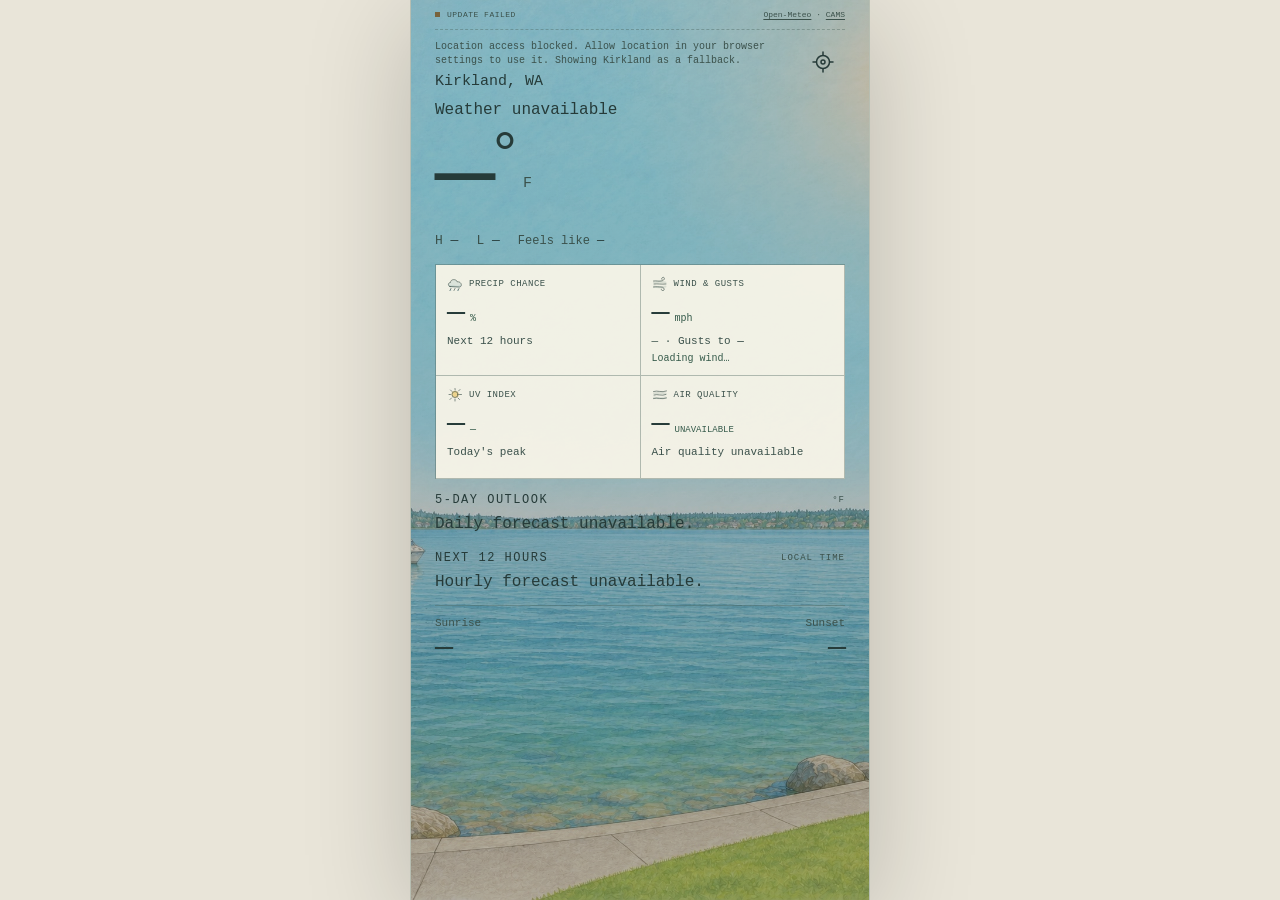
<file: index.html>
<!doctype html>
<html lang="en">
<head>
  <meta charset="utf-8">
  <meta name="viewport" content="width=device-width, initial-scale=1, viewport-fit=cover">
  <meta name="theme-color" content="#e9e5d9">
  <meta name="color-scheme" content="light dark">
  <meta name="mobile-web-app-capable" content="yes">
  <meta name="apple-mobile-web-app-capable" content="yes">
  <meta name="apple-mobile-web-app-status-bar-style" content="black-translucent">
  <meta name="apple-mobile-web-app-title" content="Weather">
  <meta name="description" content="A quiet, personal weather dashboard. Local forecasts powered by Open-Meteo.">
  <title>Local Weather</title>
  <link rel="icon" href="./icon.svg" type="image/svg+xml">
  <link rel="manifest" href="./manifest.webmanifest">
  <link rel="apple-touch-icon" href="./icons/apple-touch-180.png">
  <script type="module" src="./pwa.mjs"></script>
  <link rel="stylesheet" href="./styles.css">
  <link rel="stylesheet" href="./artwork.css">
  <script type="module" src="./app.js"></script>
</head>
<body>
  <a class="skip-link" href="#forecast">Skip to forecast</a>
  <main class="weather-app" data-weather="cloudy">
    <section class="current" aria-labelledby="current-title">
      <div class="landscape" id="landscape" role="img" aria-label="Watercolor interpretation of Moss Bay from Marina Park in Kirkland">
        <div class="solar-canvases" aria-hidden="true">
          <img class="solar-night" src="./assets/landscape/pnw-night.jpg" alt="" decoding="async">
          <img class="solar-day" src="./assets/landscape/pnw-day.jpg" alt="" decoding="async">
          <div class="solar-warmth"></div><div class="solar-glow"></div>
        </div>
      </div>
      <div class="weather-layer" id="weather-layer" aria-hidden="true"></div>
    <div class="status-bar"><span class="status-dot"></span><span id="data-status">LOADING WEATHER</span><span class="credits"><a href="https://open-meteo.com/" aria-label="Weather data by Open-Meteo">Open-Meteo</a> · <a href="https://atmosphere.copernicus.eu/" aria-label="Air quality data by CAMS via Open-Meteo">CAMS</a></span></div>
      <header class="location-header">
        <div class="location-copy" role="status" aria-live="polite">
          <p class="location-detail" id="location-detail">Finding your location…</p>
          <p class="location-name" id="location-name">Your location</p>
        </div>
        <button type="button" class="location-button" id="use-location" aria-label="Use my current location" title="Use my current location"><svg viewBox="0 0 24 24" fill="none" stroke="currentColor" stroke-width="1.5" stroke-linecap="round" aria-hidden="true"><circle cx="12" cy="12" r="6.5"/><circle cx="12" cy="12" r="2"/><path d="M12 2v3m0 14v3M2 12h3m14 0h3"/></svg></button>
      </header>
      <div class="current-copy">
        <h1 class="condition" id="current-title">Loading weather…</h1>
        <div class="temperature"><span id="current-temp">—</span><span class="degree">°</span><span class="unit">F</span></div>
        <div class="high-low"><span>H <strong id="high">—°</strong></span><span>L <strong id="low">—°</strong></span><span class="feels">Feels like <strong id="feels">—°</strong></span></div>
      </div>
    <section class="section details-section" aria-label="Weather details">
      <div class="metrics">
        <article class="metric" id="rain-card"><div class="metric-label"><span data-icon="rain"></span><h3>PRECIP CHANCE</h3></div><p class="metric-value"><span id="rain-value">—</span><small>%</small></p><p class="metric-note" id="rain-note">Next 12 hours</p><div class="meter rain-meter"><span id="rain-meter"></span></div></article>
        <article class="metric"><div class="metric-label"><span data-icon="wind"></span><h3>WIND & GUSTS</h3></div><p class="metric-value"><span id="wind-value">—</span><small>mph</small></p><p class="metric-note"><span id="wind-direction">—</span> · Gusts to <strong id="gust-value">— mph</strong></p><div class="wind-status" id="wind-status">Loading wind…</div></article>
        <article class="metric"><div class="metric-label"><span data-icon="sun"></span><h3>UV INDEX</h3></div><p class="metric-value"><span id="uv-value">—</span><small id="uv-label">—</small></p><p class="metric-note">Today's peak</p><div class="segmented-meter uv-meter" aria-hidden="true"><i></i><i></i><i></i><i></i><i></i></div></article>
        <article class="metric"><div class="metric-label"><span data-icon="air"></span><h3>AIR QUALITY</h3></div><p class="metric-value aqi-value"><span id="aqi-value">—</span><small id="aqi-label">—</small></p><p class="metric-note" id="aqi-note">US AQI model</p><div class="segmented-meter aqi-meter" aria-hidden="true"><i></i><i></i><i></i><i></i><i></i></div></article>
      </div>
    </section>
    <section class="section daily-section" aria-labelledby="daily-title">
      <div class="section-heading"><h2 id="daily-title">5-DAY OUTLOOK</h2><span>°F</span></div>
      <div class="daily-scroll" tabindex="0" role="region" aria-label="Five-day forecast; scroll horizontally for more days"><div class="daily-track" id="daily"></div></div>
    </section>
    <section class="section hourly-section" id="forecast" aria-labelledby="hourly-title">
      <div class="section-heading"><h2 id="hourly-title">NEXT 12 HOURS</h2><span>LOCAL TIME</span></div>
      <div class="hourly-scroll" tabindex="0" role="region" aria-label="12-hour forecast; scroll horizontally for more hours"><div class="hourly-track" id="hourly"></div></div>
    </section>
    <dl class="sun-summary" aria-label="Sunrise and sunset times">
      <div><dt>Sunrise</dt><dd id="sunrise">—</dd></div>
      <div><dt>Sunset</dt><dd id="sunset">—</dd></div>
    </dl>
    </section>
    <p id="load-message" class="sr-only" role="status" aria-live="polite">Finding your location…</p>
  </main>
</body>
</html>
</file>
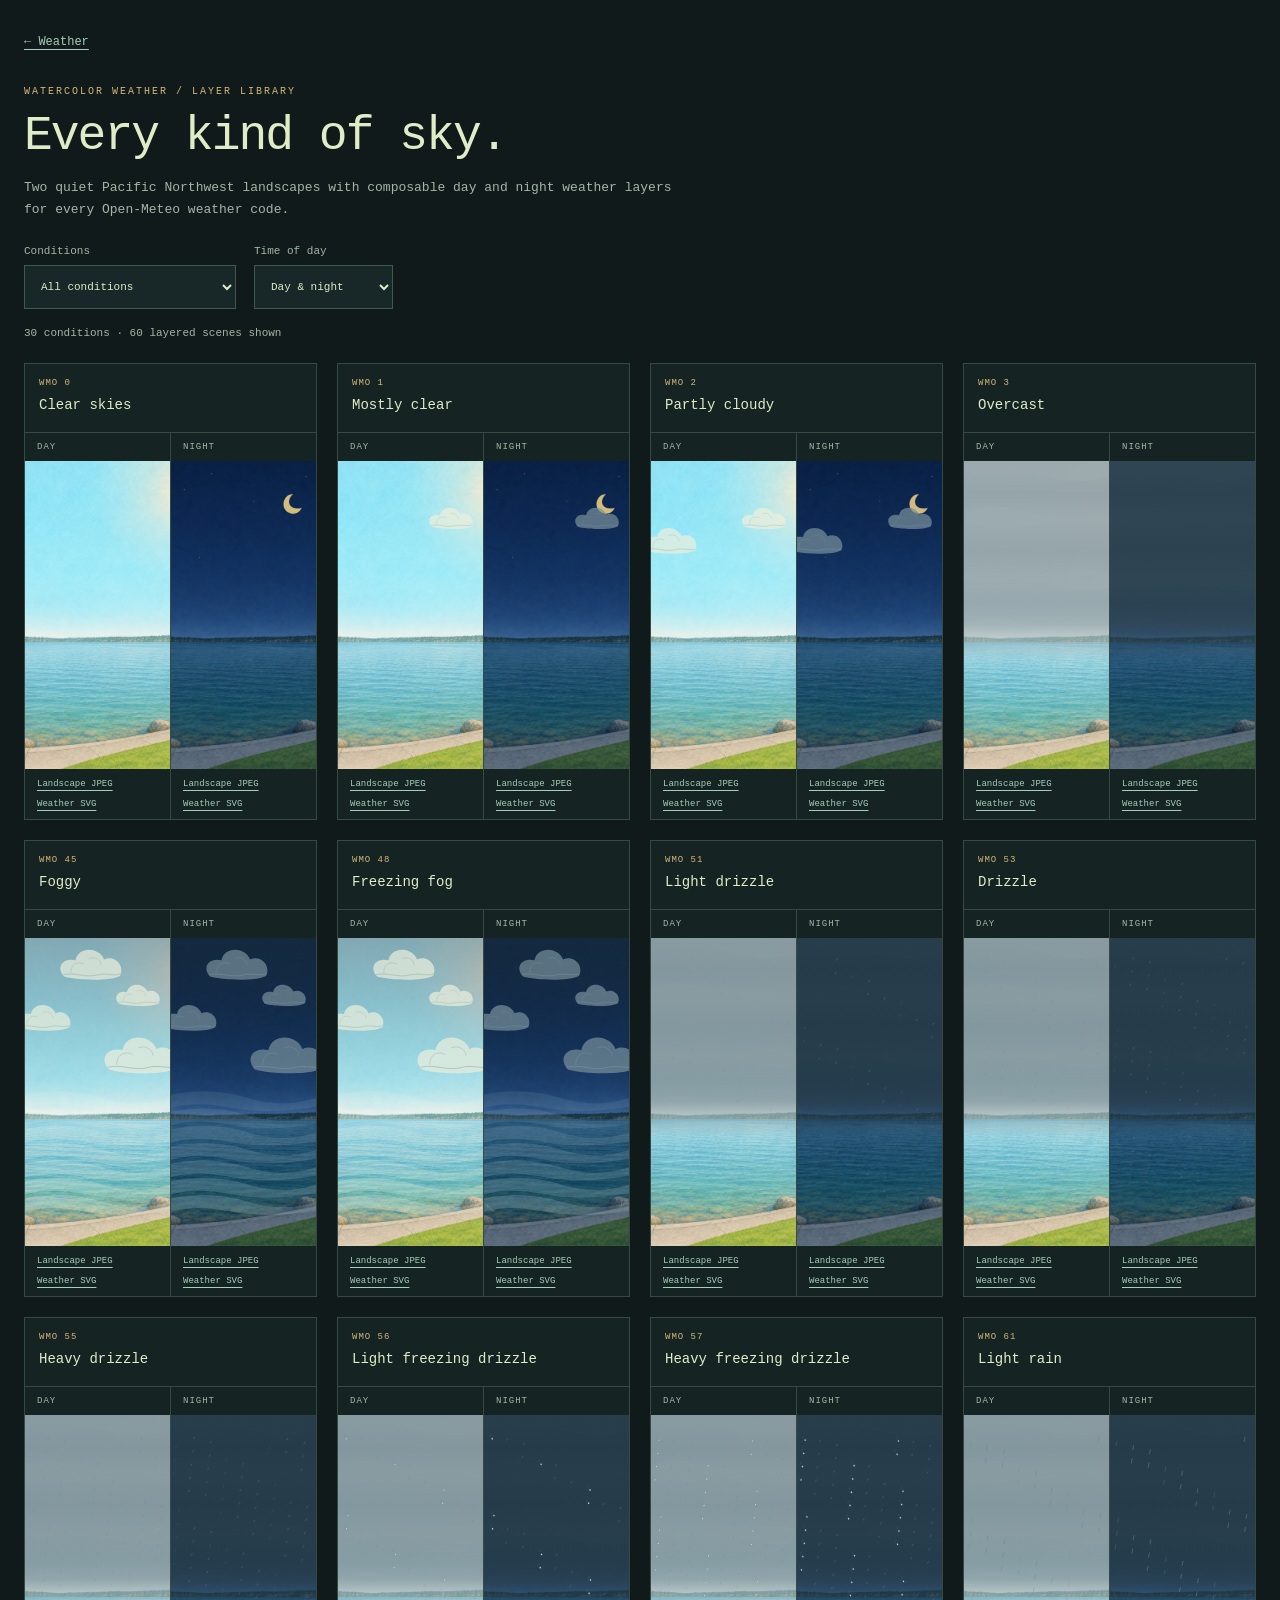
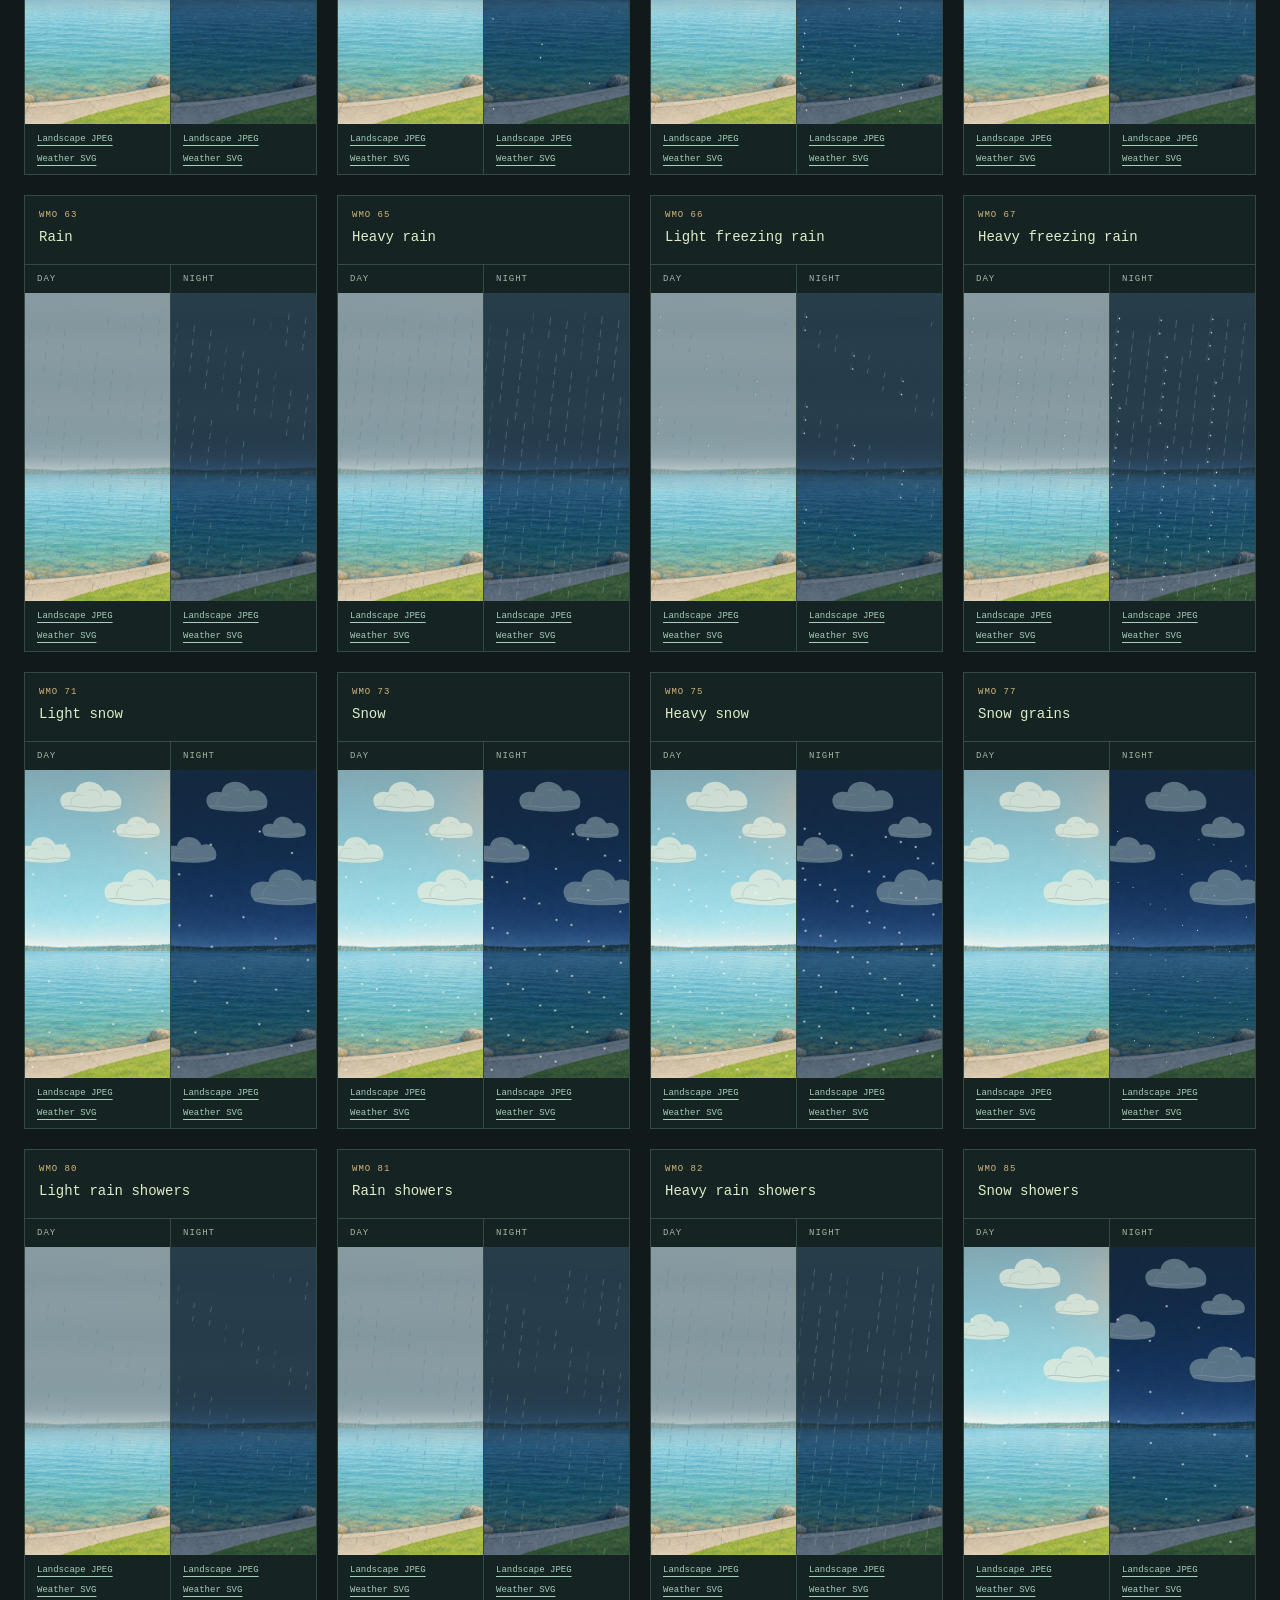
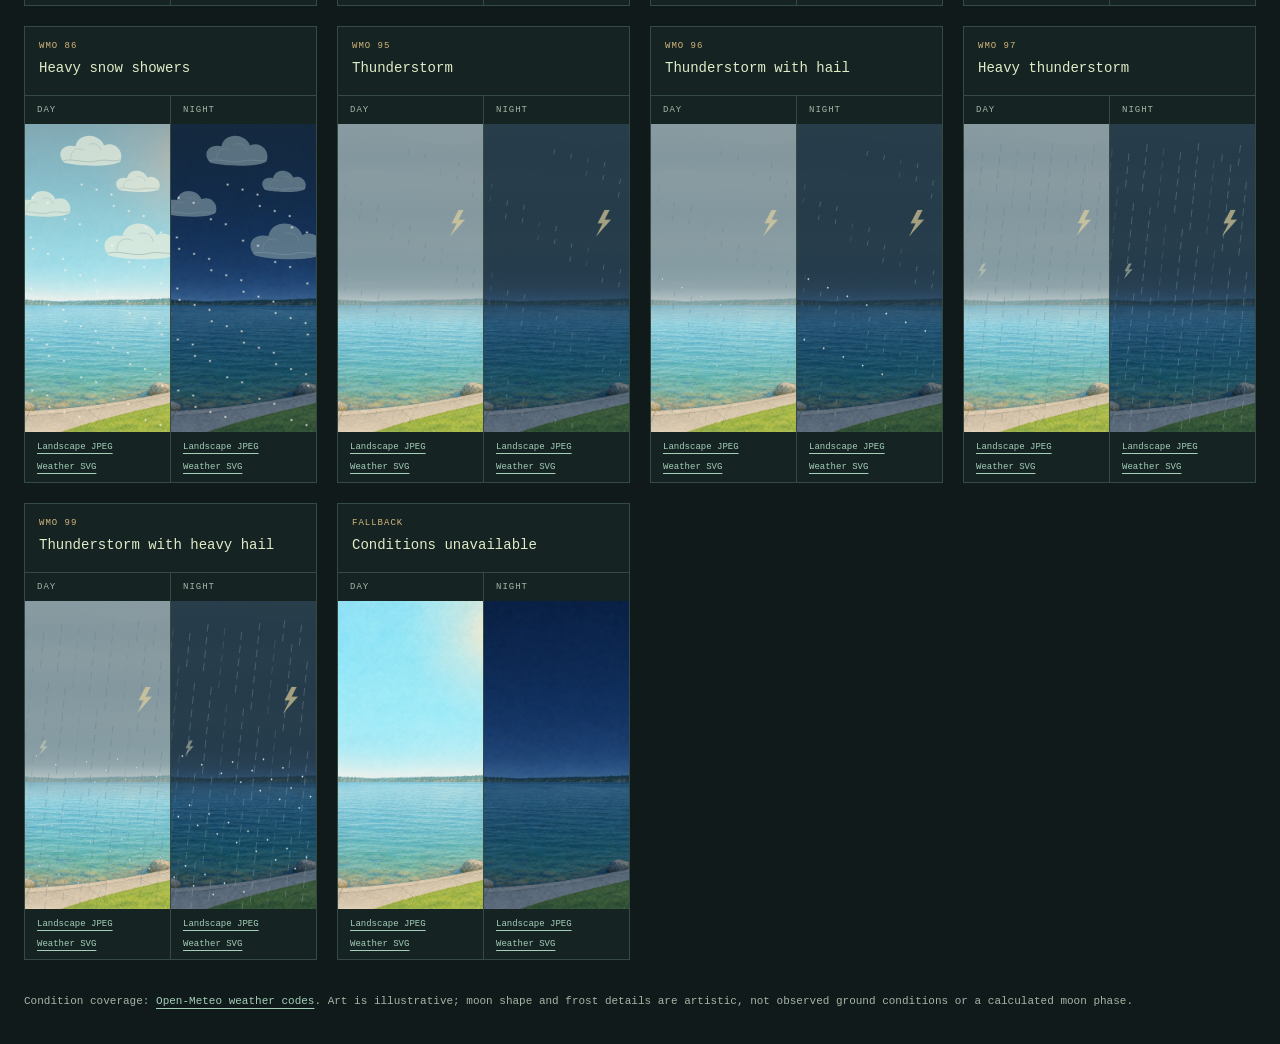
<file: backgrounds.html>
<!doctype html>
<html lang="en">
<head>
  <meta charset="utf-8">
  <meta name="viewport" content="width=device-width,initial-scale=1">
  <meta name="color-scheme" content="dark">
  <title>Weather background library</title>
  <link rel="icon" href="./icon.svg" type="image/svg+xml">
  <link rel="stylesheet" href="./gallery.css">
  <script type="module" src="./gallery.mjs"></script>
</head>
<body>
  <header>
    <a href="./">← Weather</a>
    <p class="eyebrow">WATERCOLOR WEATHER / LAYER LIBRARY</p>
    <h1>Every kind of sky.</h1>
    <p class="intro">Two quiet Pacific Northwest landscapes with composable day and night weather layers for every Open-Meteo weather code.</p>
    <div class="filters">
      <label>Conditions<select id="family"><option value="all">All conditions</option><option value="sky">Clear & cloudy</option><option value="fog">Fog</option><option value="rain">Rain & drizzle</option><option value="ice">Freezing precipitation</option><option value="snow">Snow</option><option value="storm">Thunderstorms & hail</option><option value="unknown">Unknown / fallback</option></select></label>
      <label>Time of day<select id="period"><option value="both">Day & night</option><option value="day">Day</option><option value="night">Night</option></select></label>
    </div>
    <p id="count" role="status" aria-live="polite"></p>
  </header>
  <main id="gallery" aria-label="Weather background asset gallery"></main>
  <footer>Condition coverage: <a href="https://open-meteo.com/en/docs#weathervariables">Open-Meteo weather codes</a>. Art is illustrative; moon shape and frost details are artistic, not observed ground conditions or a calculated moon phase.</footer>
</body>
</html>
</file>
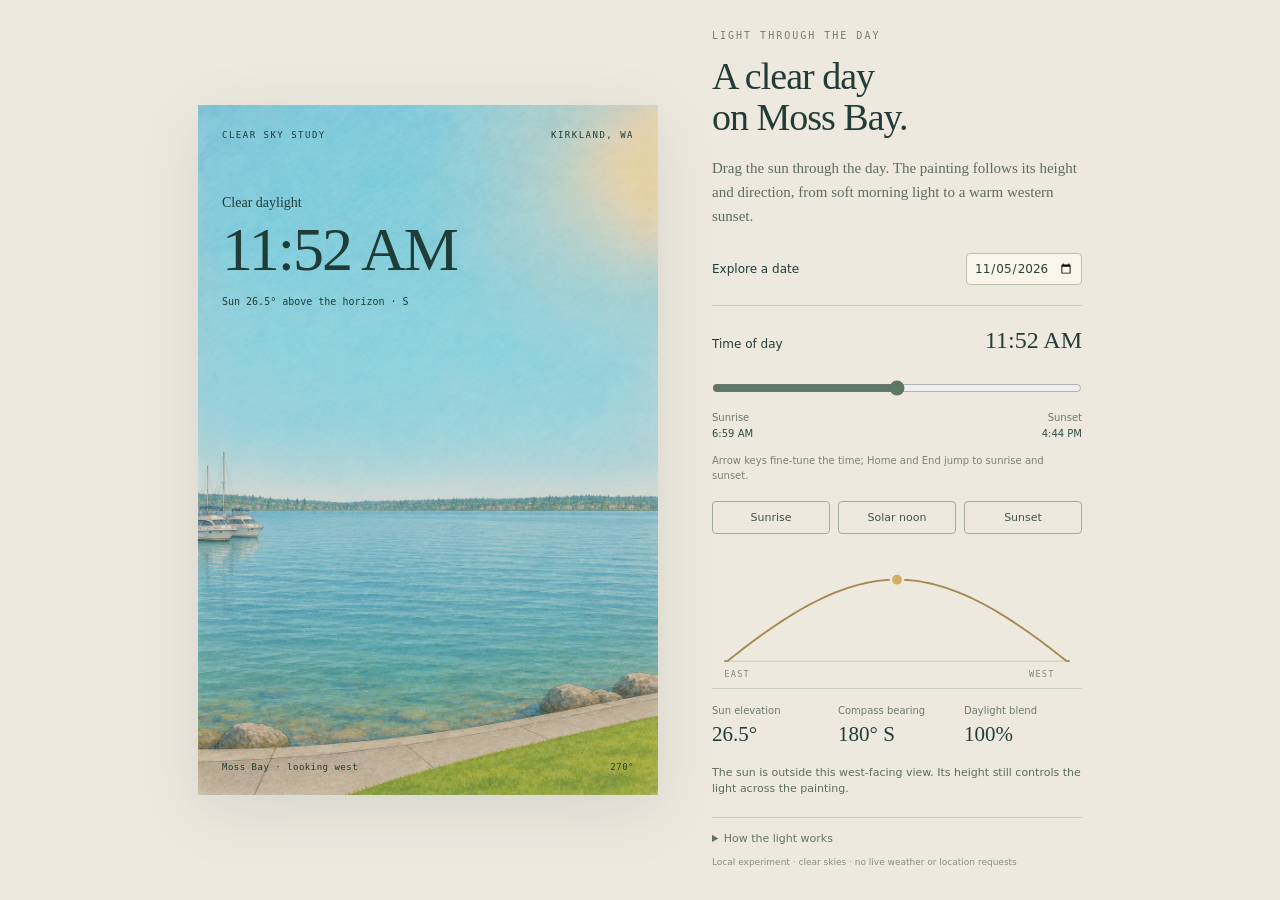
<file: solar-preview.html>
<!doctype html>
<html lang="en">
<head>
  <meta charset="utf-8">
  <meta name="viewport" content="width=device-width,initial-scale=1">
  <title>A clear day on Moss Bay</title>
  <link rel="icon" href="./icon.svg" type="image/svg+xml">
  <link rel="stylesheet" href="./solar-preview.css">
  <script type="module" src="./solar-preview.mjs"></script>
</head>
<body>
  <main class="study">
    <section class="painting" id="painting" aria-label="Clear-day light over Moss Bay">
      <div class="scene" aria-hidden="true">
        <img class="night" src="./assets/landscape/pnw-night.jpg" alt="">
        <img class="day" src="./assets/landscape/pnw-day.jpg" alt="">
        <div class="warm-wash"></div>
        <div class="horizon-glow"></div>
      </div>
      <header class="scene-caption"><span>CLEAR SKY STUDY</span><span>KIRKLAND, WA</span></header>
      <div class="scene-time"><p id="phase">Clear day</p><h1 id="scene-clock">—</h1><p id="sun-location">Calculating the sun…</p></div>
      <footer class="scene-footer">Moss Bay · looking west <span>270°</span></footer>
    </section>
    <aside class="controls" aria-label="Solar lighting controls">
      <p class="eyebrow">LIGHT THROUGH THE DAY</p>
      <h2>A clear day <br>on Moss Bay.</h2>
      <p class="intro">Drag the sun through the day. The painting follows its height and direction, from soft morning light to a warm western sunset.</p>
      <label class="date-label" for="study-date">Explore a date <input id="study-date" type="date" value="2026-11-05" min="1901-01-01" max="2099-12-31"></label>
      <div class="scrubber">
        <div class="time-heading"><label for="day-slider">Time of day</label><output id="clock" for="day-slider">—</output></div>
        <input id="day-slider" type="range" min="0" max="1000" step="1" value="500" aria-describedby="slider-help">
        <div class="ends"><span>Sunrise <b id="rise">—</b></span><span>Sunset <b id="set">—</b></span></div>
        <p id="slider-help">Arrow keys fine-tune the time; Home and End jump to sunrise and sunset.</p>
      </div>
      <div class="presets"><button data-moment="sunrise">Sunrise</button><button data-moment="noon">Solar noon</button><button data-moment="sunset">Sunset</button></div>
      <svg class="sun-path" viewBox="0 0 300 100" role="img" aria-label="Sun elevation from sunrise to sunset"><path class="baseline" d="M10 86H290"/><path id="day-arc"/><circle id="arc-dot" r="5"/><text x="10" y="99">EAST</text><text x="257" y="99">WEST</text></svg>
      <dl class="readings"><div><dt>Sun elevation</dt><dd id="elevation">—</dd></div><div><dt>Compass bearing</dt><dd id="azimuth">—</dd></div><div><dt>Daylight blend</dt><dd id="blend">—</dd></div></dl>
      <p class="view-note" id="view-note"></p>
      <details><summary>How the light works</summary><p>Sun angles use latitude, longitude, date and UTC time, following <a href="https://gml.noaa.gov/grad/solcalc/calcdetails.html">NOAA solar equations</a>. Sunrise and sunset use the conventional −0.833° solar-center horizon. Times use America/Los_Angeles, including daylight saving.</p><p>Brightness, warmth and the blend between day and night paintings are artistic curves driven by sun elevation, not measured illuminance. The horizon glow follows the sun’s compass bearing in an illustrative west-facing view; no sun disc is drawn. The painting’s camera calibration, terrain occlusion and weather are not modeled.</p></details>
      <p class="experiment">Local experiment · clear skies · no live weather or location requests</p>
      <p id="error" role="alert" hidden></p>
    </aside>
  </main>
</body>
</html>
</file>
<file: styles.css>
:root{color-scheme:dark;--bg:#111b1b;--panel:#172423;--line:#31433d;--ink:#e0ecc8;--muted:#a4b6a5;--dim:#82988b;--accent:#d4b77b;--mint:#9dc9ac;font-family:'Courier New',Courier,monospace;font-synthesis:none}
*{box-sizing:border-box}body{margin:0;background:#0b1212;color:var(--ink);-webkit-font-smoothing:antialiased}button{font:inherit}button,a,[tabindex]{-webkit-tap-highlight-color:transparent}button:focus-visible,a:focus-visible,[tabindex]:focus-visible{outline:2px solid var(--accent);outline-offset:4px}.weather-app{max-width:460px;min-height:100vh;margin:auto;background:var(--bg);padding:0 24px;overflow:hidden}.status-bar{display:flex;align-items:center;gap:7px;padding:17px 0;font-size:9px;letter-spacing:1.1px;color:var(--muted);border-bottom:1px dashed var(--line)}.status-bar>span:last-child{margin-left:auto;color:var(--dim)}.status-dot{width:5px;height:5px;background:var(--accent)}.location-header{display:flex;align-items:center;justify-content:space-between;padding:27px 0 24px}.eyebrow{font-size:9px;letter-spacing:1.4px;color:var(--muted);margin:0 0 8px}h1{font-size:27px;letter-spacing:-1px;line-height:1.1;font-weight:400;margin:0}.location-mark{font-size:19px;margin-left:11px;color:var(--mint)}.date-stamp{text-align:right;font-size:10px;line-height:1.9;color:var(--muted);letter-spacing:.5px}.date-stamp span{color:var(--ink)}.current{border:1px solid var(--line);background:var(--panel)}.current-copy{padding:23px 20px 20px}.condition{font-size:13px;font-weight:400;color:var(--mint);margin:0 0 9px}.temperature{display:flex;align-items:flex-start;height:104px;font-size:104px;line-height:1;letter-spacing:-10px;font-weight:400;text-shadow:3px 0 #e0ecc81c;font-variant-numeric:tabular-nums}.degree{font-size:61px;letter-spacing:-5px;margin-top:0}.unit{font-size:15px;letter-spacing:0;color:var(--muted);align-self:center;margin:14px 0 0 5px}.high-low{display:flex;align-items:center;gap:15px;font-size:11px;color:var(--muted);margin-top:11px}.high-low strong{font-weight:400;color:var(--ink)}.high-low .feels{margin-left:auto;font-size:10px}.landscape{width:100%;aspect-ratio:320/155;background:#2a3c3b;position:relative}.landscape svg{display:block;width:100%;height:100%;image-rendering:pixelated}.landscape:after{content:'';position:absolute;inset:0;pointer-events:none;background:repeating-linear-gradient(0deg,#0000000b 0px,#0000000b 1px,transparent 1px,transparent 4px)}.section{margin-top:31px}.section-heading{display:flex;align-items:center;justify-content:space-between;gap:8px;margin-bottom:16px}.section-heading h2{font-size:11px;letter-spacing:1.5px;font-weight:400;margin:0}.section-heading>span{font-size:8px;color:var(--muted);letter-spacing:1px}.hourly-scroll{overflow:auto;scrollbar-width:thin;scrollbar-color:var(--line) transparent;padding-bottom:8px;margin-right:-24px}.hourly-track{display:flex;width:max-content;padding-right:24px;gap:9px}.hour{width:54px;display:flex;align-items:center;flex-direction:column;padding:12px 0 10px;gap:13px;border:1px solid transparent}.hour:first-child{border-color:var(--line);background:var(--panel)}.hour .time{font-size:9px;color:var(--muted)}.hour:first-child .time{color:var(--accent)}.weather-icon{width:25px;height:25px;display:block}.hour .hour-temp{font-size:18px}.hour .rain-chance{font-size:9px;color:#9fbfc1}.scroll-hint{display:flex;justify-content:space-between;font-size:8px;color:var(--dim);letter-spacing:.7px;margin:8px 0 0}.forecast-key{display:flex;justify-content:space-between;border-top:1px solid var(--line);padding:11px 0 3px;color:var(--dim);font-size:8px;letter-spacing:1px}.day{display:grid;grid-template-columns:52px 29px 30px 1fr 29px;gap:8px;align-items:center;height:57px;border-bottom:1px solid #263832}.day-name{font-size:12px}.day:first-child .day-name{color:var(--accent)}.day-rain{display:block;font-size:9px;color:#9fbfc1;margin-top:5px}.day .weather-icon{width:23px;height:23px}.day-low{font-size:12px;color:var(--muted);text-align:right}.day-high{font-size:12px;text-align:right}.range-track{height:5px;background:#263832;position:relative}.range-bar{position:absolute;top:0;height:5px;background:linear-gradient(90deg,#7baca1,var(--accent))}.metrics{display:grid;grid-template-columns:1fr 1fr;border-top:1px solid var(--line);border-left:1px solid var(--line)}.metric{background:var(--panel);min-width:0;min-height:166px;padding:16px 13px 13px;border-bottom:1px solid var(--line);border-right:1px solid var(--line)}.metric-label{display:flex;align-items:center;gap:7px;color:var(--muted)}.metric-label .weather-icon{width:16px;height:16px}.metric-label h3{font-size:8px;letter-spacing:.5px;font-weight:400;margin:0}.metric-value{font-size:35px;letter-spacing:-1px;margin:16px 0 7px;line-height:1}.metric-value small{font-size:9px;letter-spacing:0;margin-left:6px;color:var(--mint)}.metric-note{color:var(--muted);font-size:9px;line-height:1.6;margin:0;min-height:29px}.metric-note strong{font-weight:400;color:var(--ink)}.meter{height:4px;background:#30423a;margin-top:12px}.meter span{display:block;height:100%;background:#91b7b7}.segmented-meter{display:flex;gap:4px;margin-top:12px}.segmented-meter i{height:4px;flex:1;background:#30423a}.segmented-meter i:first-child{background:var(--mint)}.wind-status{color:var(--mint);font-size:9px;margin-top:8px}.sun-section{border-top:1px solid var(--line);border-bottom:1px solid var(--line);padding:19px 0 22px}.sun-section .section-heading{margin-bottom:21px}.sun-section .weather-icon{width:19px;height:19px}.sun-times{display:flex;align-items:center;justify-content:space-between}.sun-times .eyebrow{font-size:9px;letter-spacing:1px}.sun-times p{font-size:29px;margin:0;letter-spacing:-1px}.sun-times small{font-size:10px;margin-left:5px;letter-spacing:0;color:var(--muted)}.sun-times>div:last-child{text-align:right}.sun-divider{display:flex;gap:12px;border-bottom:1px dashed var(--line);padding-bottom:5px;color:var(--accent);font-size:22px}.skip-link{position:fixed;top:-100px;left:10px;z-index:10;background:var(--ink);color:var(--bg);padding:12px}.skip-link:focus{top:10px}.sr-only{position:absolute;width:1px;height:1px;padding:0;margin:-1px;overflow:hidden;clip:rect(0,0,0,0);white-space:nowrap;border:0}@media(min-width:600px){.weather-app{margin:28px auto;border:1px solid var(--line);box-shadow:0 20px 100px #0003}}@media(max-width:350px){.weather-app{padding:0 18px}.high-low{gap:8px}.high-low .feels{font-size:9px}.metric{padding:14px 10px}.metric-label{gap:4px}.metric-label h3{font-size:7px}.sun-times p{font-size:25px}.day{gap:5px}.status-bar{font-size:8px;letter-spacing:.5px}}

/* Keep supporting information readable on a narrow phone screen. */
.eyebrow{font-size:10px}.date-stamp{font-size:11px}.high-low{font-size:12px}.high-low .feels{font-size:11px}.section-heading>span{font-size:9px}.hour .time{font-size:10px}.hour .rain-chance{font-size:10px}.scroll-hint,.forecast-key{font-size:9px}.day-rain{font-size:10px}.metric-label h3{font-size:9px}.metric-value small{font-size:10px}.metric-note{font-size:10px;min-height:32px}.wind-status{font-size:10px}.sun-times .eyebrow{font-size:10px}

/* The opening scene fills the phone's visible screen; the forecast follows it. */
.current {
  position: relative;
  isolation: isolate;
  display: flex;
  flex-direction: column;
  height: 100vh;
  height: 100svh;
  min-height: 560px;
  margin: 0 -24px;
  padding: env(safe-area-inset-top, 0px) 24px env(safe-area-inset-bottom, 0px);
  border: 0;
  overflow: hidden;
  background: #3b5350;
}
.current .landscape {
  position: absolute;
  z-index: -2;
  inset: 0;
  width: 100%;
  height: 100%;
  aspect-ratio: auto;
}
.current::before {
  content: '';
  position: absolute;
  z-index: -1;
  inset: 0;
  pointer-events: none;
  background: linear-gradient(180deg, #0b191de8 0%, #102020b8 30%, #10202038 53%, transparent 70%, #0b191dbf 100%);
}
.current .status-bar { border-color: #adc4ac40; }
.current .location-header { padding: 28px 0 32px; }
.current .current-copy { padding: 10px 0 0; }
.current .condition { color: var(--ink); font-size: 15px; }
.current .temperature { height: 122px; font-size: 122px; }
.current .degree { font-size: 68px; }
.current .high-low { justify-content: flex-start; gap: 18px; font-size: 13px; }
.current .high-low .feels { margin-left: 0; font-size: 12px; }
@media (min-width: 600px) { .weather-app { margin: 0 auto; border-top: 0; border-bottom: 0; } }
@media (max-width: 350px) { .current { margin: 0 -18px; padding-left: 18px; padding-right: 18px; } .current .high-low { gap: 13px; } }
@media (max-height: 600px) { .current .location-header { padding: 18px 0; } .current .temperature { height: 104px; font-size: 104px; } }

/* Supporting conditions fit beneath the temperature in the opening scene. */
.current .details-section {
  flex-shrink: 0;
  margin-top: 26px;
}
.current .details-section .section-heading { margin-bottom: 12px; }
.current .metrics { border-color: #a4b6a54d; }
.current .metric {
  min-height: 114px;
  padding: 12px;
  background: #102020c9;
  border-color: #a4b6a54d;
}
.current .metric-value { font-size: 28px; margin: 10px 0 6px; }
.current .metric-note { min-height: 0; color: #bdcbb8; }
.current .metric-label { color: #bdcbb8; }
.current .meter,
.current .segmented-meter { margin-top: 9px; }
.current .wind-status { margin-top: 7px; }
@media (max-height: 720px) {
  .current .location-header { padding: 18px 0; }
  .current .current-copy { padding-top: 0; }
  .current .temperature { height: 104px; font-size: 104px; }
  .current .details-section { margin-top: 20px; }
  .current .metric { min-height: 102px; padding: 10px; }
  .current .metric-value { margin-top: 7px; font-size: 26px; }
}

/* Condition art spans the temperature block without taking extra screen space. */
.current .current-copy { position: relative; isolation: isolate; flex-shrink: 0; }
.condition-backdrop { position: absolute; z-index: -1; inset: 0 -24px; overflow: hidden; pointer-events: none; }
.condition-backdrop svg { display: block; width: 100%; height: 100%; image-rendering: pixelated; opacity: .8; }
.condition-backdrop::after { content: ''; position: absolute; inset: 0; background: linear-gradient(90deg, #102020b8 0%, #10202078 42%, transparent 74%); }
.current .current-copy .condition,
.current .current-copy .high-low { text-shadow: 0 1px 4px #0b191d; }
.current .current-copy .high-low { color: #bdcbb8; }
@media (max-width: 350px) { .condition-backdrop { left: -18px; right: -18px; } }

/* Five days sit in a swipeable strip beneath the first-screen detail cards. */
.current .daily-section { flex-shrink: 0; margin-top: 18px; }
.current .daily-section .section-heading { margin-bottom: 10px; }
.daily-scroll { overflow-x: auto; scrollbar-width: thin; scrollbar-color: #718b7d #10202060; }
.daily-track { display: flex; gap: 8px; padding-bottom: 6px; }
.day-card { flex: 0 0 76px; display: flex; flex-direction: column; align-items: center; gap: 7px; padding: 10px 5px; border: 1px solid #a4b6a54d; background: #102020d9; }
.day-card h3 { font-size: 11px; font-weight: 400; margin: 0; }
.day-card:first-child h3 { color: var(--accent); }
.day-card .weather-icon { width: 23px; height: 23px; }
.day-temperatures { display: flex; align-items: baseline; gap: 8px; }
.day-card .day-high { font-size: 17px; }
.day-card .day-low { font-size: 12px; }
.day-card .day-rain { font-size: 9px; margin: 0; }
@media (max-height: 720px) {
  .current .daily-section { margin-top: 12px; }
  .current .daily-section .section-heading { margin-bottom: 7px; }
  .day-card { padding-top: 8px; padding-bottom: 8px; gap: 5px; }
}

/* Live data states, attribution, and category indicators. */
.status-bar #data-status { margin-left: 0; color: var(--muted); font-size: 8px; letter-spacing: .5px; }
.sun-times .sun-time { font-size: 22px; letter-spacing: -1px; }
.aqi-value { display: flex; align-items: baseline; gap: 6px; }
.aqi-value small { margin-left: 0; max-width: 82px; font-size: 9px; line-height: 1.3; }
.segmented-meter i { background: #30423a !important; }
.segmented-meter[data-level="0"] i:nth-child(1) { background: #9dc9ac !important; }
.segmented-meter[data-level="1"] i:nth-child(2) { background: #d4c47b !important; }
.segmented-meter[data-level="2"] i:nth-child(3) { background: #dca06a !important; }
.segmented-meter[data-level="3"] i:nth-child(4) { background: #db7e72 !important; }
.segmented-meter[data-level="4"] i:nth-child(5), .segmented-meter[data-level="5"] i:nth-child(5) { background: #c28aba !important; }
@media (max-height: 779px) { .current { height: auto; min-height: 100svh; padding-bottom: 18px; } }

[hidden] { display: none !important; }

/* The complete weather overview fits together in the opening phone screen. */
.current { height: auto; min-height: 100svh; padding-bottom: max(16px, env(safe-area-inset-bottom)); }
.current .status-bar { padding: 10px 0; }
.current .location-header { padding: 15px 0 16px; flex-shrink: 0; }
.current .current-copy { padding-top: 0; }
.current .condition { font-size: 13px; margin-bottom: 5px; }
.current .temperature { height: 90px; font-size: 90px; letter-spacing: -8px; }
.current .degree { font-size: 52px; }
.current .high-low { margin-top: 7px; font-size: 12px; }
.current .high-low .feels { font-size: 11px; }
.current .details-section { margin-top: 16px; }
.current .metric { min-height: 92px; padding: 9px 11px; }
.current .metric-label { gap: 6px; }
.current .metric-label .weather-icon { width: 14px; height: 14px; }
.current .metric-value { font-size: 25px; margin: 6px 0; }
.current .metric-note { font-size: 10px; line-height: 1.4; }
.current .wind-status { font-size: 9px; margin-top: 4px; }
.current .meter, .current .segmented-meter { display: none; }
.current .daily-section, .current .hourly-section { flex-shrink: 0; margin-top: 14px; }
.current .daily-section .section-heading, .current .hourly-section .section-heading { margin-bottom: 8px; }
.current .day-card { padding: 8px 5px; gap: 5px; }
.current .daily-track { padding-bottom: 4px; }
.current .hourly-scroll { margin-right: 0; padding-bottom: 4px; }
.current .hourly-track { padding-right: 0; gap: 8px; }
.current .hour { padding: 9px 0; gap: 8px; background: #102020c9; border-color: #a4b6a530; }
.current .hour .weather-icon { width: 22px; height: 22px; }
.current .hour .hour-temp { font-size: 17px; }
.sun-summary { display: flex; justify-content: space-between; gap: 14px; flex-shrink: 0; margin: 10px 0 0; padding: 12px 0 0; border-top: 1px solid #a4b6a54d; font-size: 11px; text-shadow: 0 1px 4px #0b191d; }
.sun-summary div { display: flex; gap: 8px; align-items: baseline; }
.sun-summary dt { color: #bdcbb8; }
.sun-summary dd { margin: 0; color: var(--ink); white-space: nowrap; }
@media (max-height: 779px) {
  .current .location-header { padding: 10px 0; }
  .current .temperature { height: 76px; font-size: 76px; }
  .current .degree { font-size: 45px; }
  .current .details-section, .current .daily-section, .current .hourly-section { margin-top: 10px; }
  .current .metric { padding: 8px 10px; min-height: 86px; }
  .current .metric-value { margin: 5px 0; font-size: 23px; }
  .current .day-card { padding: 6px 5px; gap: 4px; }
  .current .hour { padding: 7px 0; gap: 6px; }
  .sun-summary { margin-top: 8px; padding-top: 9px; }
}
@media (max-width: 350px) { .sun-summary { font-size: 10px; gap: 8px; } .sun-summary div { gap: 5px; } }
@media (max-height: 779px) {
  .current .location-header { padding: 6px 0; }
  .current .temperature { height: 72px; font-size: 72px; }
  .current .details-section, .current .daily-section, .current .hourly-section { margin-top: 8px; }
  .current .day-card { padding: 4px 5px; gap: 3px; }
  .current .day-card .weather-icon { width: 20px; height: 20px; }
  .current .hour { padding: 5px 0; gap: 4px; }
  .current .hour .weather-icon { width: 18px; height: 18px; }
}
/* Give the sun times a clear reading size, with quiet labels above them. */
.sun-summary div { flex-direction: column; align-items: flex-start; gap: 4px; }
.sun-summary div:last-child { align-items: flex-end; }
.sun-summary dt { font-size: 11px; line-height: 1; }
.sun-summary dd { font-size: 26px; line-height: 1; letter-spacing: -1px; font-variant-numeric: tabular-nums; }
@media (max-height: 779px) {
  .sun-summary { margin-top: 5px; padding-top: 5px; }
  .sun-summary dt { font-size: 10px; }
  .sun-summary dd { font-size: 22px; }
}

/* Background art is served from the static, code-mapped SVG asset library. */
.landscape img, .condition-backdrop img { display: block; width: 100%; height: 100%; object-fit: cover; image-rendering: pixelated; }
.condition-backdrop img { opacity: .8; }

/* The production app ends with its weather overview. Attribution stays compact. */
.status-bar .credits { margin-left: auto; font-size: 8px; letter-spacing: 0; white-space: nowrap; }
.credits a { color: inherit; text-underline-offset: 2px; }

@media (max-height: 779px) { .current { padding-bottom: max(4px, env(safe-area-inset-bottom)); } }

.current .condition { letter-spacing: normal; }

/* Use the space freed by the location and timestamp rows for readable weather. */
.current .current-copy { padding-top: 10px; }
.current .condition { font-size: 15px; }
.current .temperature { height: 86px; font-size: 86px; }
.current .metric-value { font-size: 27px; }
.current .metric-label h3 { font-size: 9px; }
.current .metric-note { font-size: 11px; }
.current .wind-status { font-size: 10px; }
.current .day-card .day-high { font-size: 19px; }
.current .day-card .day-low { font-size: 13px; }
.current .day-card .day-rain { font-size: 10px; }
.current .hour .hour-temp { font-size: 19px; }
.current .hour .rain-chance { font-size: 11px; }
@media (min-height: 840px) {
  .current .current-copy { padding-top: 10px; }
  .current .condition { font-size: 16px; margin-bottom: 7px; }
  .current .temperature { height: 100px; font-size: 100px; }
  .current .degree { font-size: 60px; }
  .current .high-low { font-size: 13px; }
  .current .high-low .feels { font-size: 12px; }
  .current .metric { min-height: 103px; padding: 11px; }
  .current .metric-value { font-size: 30px; }
  .current .metric-label .weather-icon { width: 16px; height: 16px; }
  .current .section-heading h2 { font-size: 12px; }
  .current .day-card { gap: 6px; padding: 8px 5px; }
  .current .day-card .weather-icon { width: 27px; height: 27px; }
  .current .day-card .day-high { font-size: 20px; }
  .current .day-card .day-low { font-size: 14px; }
  .current .hour { padding: 9px 0; gap: 9px; }
  .current .hour .weather-icon { width: 24px; height: 24px; }
  .current .hour .hour-temp { font-size: 20px; }
  .sun-summary dd { font-size: 30px; }
}

@media (min-height: 780px) and (max-height: 839px) {
  .current .temperature { height: 86px; font-size: 86px; }
  .current .degree { font-size: 57px; }
  .current .metric-value { font-size: 29px; }
  .sun-summary dd { font-size: 28px; }
}

@media (min-height: 780px) and (max-height: 839px) {
  .current .details-section, .current .daily-section, .current .hourly-section { margin-top: 10px; }
}

/* Let the softer daytime greens through while keeping the text area shaded. */
.weather-app[data-period="day"] .current::before {
  background: linear-gradient(180deg, #18312bd9 0%, #203c3299 30%, #284c3a33 53%, transparent 70%, #18312bb3 100%);
}

/* Keep the selected location visible above the weather. */
.current .location-header { gap: 12px; padding: 10px 0 0; align-items: flex-start; }
.location-copy { min-width: 0; }
.location-name { margin: 4px 0 0; font-size: 15px; line-height: 1.3; color: var(--ink); }
.location-detail { margin: 0; font-size: 10px; line-height: 1.4; color: var(--muted); overflow-wrap: anywhere; }
.location-button { flex-shrink: 0; min-height: 44px; max-width: 108px; border: 1px solid #a4b6a54d; padding: 6px 9px; background: #102020c9; color: var(--mint); font-size: 10px; line-height: 1.4; cursor: pointer; }
.location-button:disabled { opacity: .55; cursor: wait; }
@media (max-height: 779px) { .current .location-header { padding-top: 6px; } }
</file>
<file: artwork.css>
/* Watercolor artwork and colors; dashboard spacing stays in styles.css. */
:root{color-scheme:light;--bg:#e9e5d9;--panel:#faf6e9;--ink:#263b39;--muted:#3b514b;--dim:#3b514b;--mint:#355a4a;--accent:#78623b;--line:#778c7f70}
body{background:#e9e5d9}
.weather-app{color:var(--ink)}
.current{background:var(--bg)}
.current .landscape{z-index:-3}
.landscape img{image-rendering:auto}
.solar-canvases{position:absolute;inset:0;filter:brightness(var(--solar-exposure,1))}
.solar-canvases img{position:absolute;inset:0}
.solar-canvases .solar-day{opacity:var(--solar-day-blend,1)}
.solar-warmth,.solar-glow{position:absolute;inset:0;pointer-events:none}
.solar-warmth{background:linear-gradient(#d8875255,#edab62aa 65%,#d3825370);opacity:var(--solar-warmth,0);mix-blend-mode:soft-light}
.solar-glow{background:radial-gradient(ellipse 65% 15% at var(--solar-glow-x,50%) 57%,#f6c77ea8,transparent);opacity:var(--solar-glow,0);mix-blend-mode:screen}
.weather-app[data-solar="true"] .weather-layer{filter:brightness(var(--solar-exposure,1))}
.weather-app[data-solar="true"] .current::before{opacity:.3}
/* Weather lighting affects the whole painting beneath the dashboard. */
.landscape{isolation:isolate;--scene-tint:#82b4af;--scene-opacity:.06}
.landscape::before{content:'';position:absolute;inset:0;z-index:1;pointer-events:none;background:var(--scene-tint);opacity:var(--scene-opacity);mix-blend-mode:multiply}
.landscape::after{display:none}
.weather-app[data-weather="cloudy"] .landscape{--scene-tint:#81929d;--scene-opacity:.25}
.weather-app[data-overcast="true"] .landscape{--scene-tint:#6b7e8d;--scene-opacity:.38}
.weather-app[data-weather="rain"] .landscape{--scene-tint:#506966;--scene-opacity:.42}
.weather-app[data-period="night"] .landscape{--scene-tint:#203751;--scene-opacity:.15}
.weather-layer{position:absolute;inset:0;z-index:-2;pointer-events:none}
.weather-layer img{display:block;width:100%;height:100%;object-fit:cover}
.current::before,.weather-app[data-period="day"] .current::before{background:linear-gradient(180deg,#fffbed9c,#fffbed45 38%,#fffbed10 70%,#fffbed65)}
.current .metric,.current .hour,.current .day-card{background:#faf6e9ed;border-color:#4b625b65}
.current .metrics,.current .status-bar,.sun-summary{border-color:#4b625b65}
.current .metric-note,.current .metric-label,.sun-summary dt,.current .current-copy .high-low,.location-detail{color:var(--muted)}
.current .condition,.high-low strong,.metric-note strong,.sun-summary dd,.location-name{color:var(--ink)}
.current .day-card .day-rain,.hour .rain-chance,.section-heading>span{color:var(--muted)}
.temperature,.sun-summary,.current .current-copy .condition,.current .current-copy .high-low{text-shadow:none}
.weather-icon{color:#3e514b;image-rendering:auto}
.location-button{display:flex;align-items:center;justify-content:center;width:44px;height:44px;min-height:44px;max-width:44px;padding:10px;border:0;background:transparent;color:var(--ink)}
.location-button svg{display:block;width:24px;height:24px;flex-shrink:0}
.location-button:focus-visible{outline:2px solid var(--accent);outline-offset:0;border-radius:4px}
.weather-app[data-period="night"]{color-scheme:dark;--bg:#1e3442;--ink:#fff3d2;--muted:#e0e5d4;--dim:#e0e5d4;--mint:#ede5b7;--accent:#efd186;--icon-paper:#1e3442}
.weather-app[data-period="night"] .current::before{background:linear-gradient(180deg,#10243670,#10243620 55%,#10243660)}
.weather-app[data-period="night"] .metric,.weather-app[data-period="night"] .hour,.weather-app[data-period="night"] .day-card{background:#1e3442ed;border-color:#b8c7c366}
.weather-app[data-period="night"] .metrics,.weather-app[data-period="night"] .status-bar,.weather-app[data-period="night"] .sun-summary{border-color:#b8c7c366}
.weather-app[data-period="night"] .weather-icon{color:#e7e8d5}

/* A quiet, page-wide gray wash gives overcast days their subdued light. */
.weather-app[data-overcast="true"] .current::after{content:'';position:absolute;inset:0;z-index:2;background:#142330;opacity:.17;pointer-events:none}
.weather-app[data-overcast="true"][data-period="night"] .current::after{opacity:.1}
</file>
<file: gallery.css>
:root{color-scheme:dark;font-family:'Courier New',monospace;color:#e0ecc8;background:#101a1b}*{box-sizing:border-box}body{margin:0;padding:32px 24px}header,main,footer{max-width:1320px;margin:auto}a{color:#a5cfb8;text-underline-offset:4px}header>a{font-size:12px}.eyebrow{font-size:10px;letter-spacing:2px;color:#d4b77b;margin:36px 0 12px}h1{font-size:clamp(28px,5vw,48px);font-weight:400;letter-spacing:-2px;margin:0 0 14px}.intro{max-width:660px;color:#a4b6a5;font-size:13px;line-height:1.7}.filters{display:flex;flex-wrap:wrap;gap:18px;margin:24px 0 18px}.filters label{display:flex;flex-direction:column;gap:8px;font-size:11px;color:#a4b6a5}select{font:inherit;color:#e0ecc8;background:#182727;border:1px solid #42584d;border-radius:0;min-height:44px;padding:0 32px 0 12px}select:focus-visible,a:focus-visible{outline:2px solid #d4b77b;outline-offset:4px}#count{font-size:11px;color:#a4b6a5;margin-bottom:24px}main{display:grid;grid-template-columns:repeat(auto-fill,minmax(260px,1fr));gap:20px}.card{border:1px solid #354a43;background:#152323;min-width:0}.card-header{padding:14px;min-height:68px}.code{font-size:9px;letter-spacing:1px;color:#d4b77b;margin:0 0 7px}.card h2{font-size:14px;font-weight:400;line-height:1.5;margin:0}.variants{display:flex}.variant{min-width:0;flex:1}.variant+.variant{border-left:1px solid #354a43}.variant h3{font-size:9px;font-weight:400;letter-spacing:1px;margin:0;padding:9px 12px;border-top:1px solid #354a43;color:#a4b6a5}.scene{display:block;width:100%;height:auto;aspect-ratio:320/680;object-fit:contain;image-rendering:pixelated}.strip{display:block;width:100%;height:auto;aspect-ratio:320/170;object-fit:contain;image-rendering:pixelated;background:#162324;border-top:1px dashed #354a43}.asset-links{padding:10px 12px;display:flex;gap:10px;font-size:9px;flex-wrap:wrap}footer{padding:32px 0 0;color:#a4b6a5;font-size:11px;line-height:1.8}@media(max-width:380px){body{padding:22px 16px}}

.scene{position:relative;aspect-ratio:320/680;overflow:hidden}.scene img{position:absolute;inset:0;display:block;width:100%;height:100%;object-fit:cover;image-rendering:auto}.scene .atmosphere{pointer-events:none}
</file>
<file: solar-preview.css>
:root{font-family:Georgia,'Times New Roman',serif;color:#233c37;background:#ede9df;font-synthesis:none}
*{box-sizing:border-box}body{margin:0}button,input{font:inherit}button,input,a,summary{outline-offset:4px}button:focus-visible,input:focus-visible,a:focus-visible,summary:focus-visible{outline:2px solid #a16e3c}
.study{display:grid;grid-template-columns:minmax(280px,460px) minmax(300px,370px);gap:54px;justify-content:center;align-items:center;min-height:100svh;padding:28px}
.painting{position:relative;isolation:isolate;overflow:hidden;aspect-ratio:2/3;width:100%;box-shadow:0 16px 60px #20372e1c;background:#19384a;--day-blend:1;--exposure:1;--warmth:0;--ink:#203c36}
.scene{position:absolute;inset:0;z-index:-1;filter:brightness(var(--exposure));overflow:hidden}
.scene img{display:block;position:absolute;inset:0;width:100%;height:100%;object-fit:cover}.scene .day{opacity:var(--day-blend)}
.warm-wash{position:absolute;inset:0;background:linear-gradient(#d8875255,#edab62aa 65%,#d3825370);opacity:var(--warmth);mix-blend-mode:soft-light}
.horizon-glow{position:absolute;inset:0;background:radial-gradient(ellipse 65% 15% at var(--glow-x,50%) 57%,#f6c77ea8,transparent);opacity:var(--warmth);mix-blend-mode:screen}
.scene-caption,.scene-footer{position:absolute;left:24px;right:24px;display:flex;justify-content:space-between;color:var(--ink);font:9px/1.4 ui-monospace,monospace;letter-spacing:1.5px}.scene-caption{top:24px}.scene-footer{bottom:21px;letter-spacing:.5px}.scene-time{position:absolute;left:24px;right:24px;top:13%;color:var(--ink)}.scene-time p{margin:0 0 7px;font-size:14px}.scene-time h1{font-weight:400;font-size:clamp(38px,5vw,62px);letter-spacing:-2px;line-height:1;margin:0 0 14px}.scene-time #sun-location{font:10px/1.5 ui-monospace,monospace;max-width:210px}
.eyebrow{font:10px ui-monospace,monospace;letter-spacing:2px;color:#737f71;margin:0 0 15px}h2{font-weight:400;font-size:38px;line-height:1.08;letter-spacing:-1px;margin:0 0 18px}.intro{font-size:15px;line-height:1.6;color:#5e6b60;margin:0 0 25px}.date-label{display:flex;align-items:center;justify-content:space-between;font:12px system-ui,sans-serif;padding-bottom:20px;gap:12px}.date-label input{padding:7px;border:1px solid #b9c0af;background:#f9f5ea;color:#2a4239;border-radius:4px;min-width:0}
.scrubber{padding:21px 0 0;border-top:1px solid #a5b3a580}.time-heading{display:flex;align-items:baseline;justify-content:space-between;font:12px system-ui,sans-serif}.time-heading output{font:24px Georgia,serif;font-variant-numeric:tabular-nums}input[type=range]{display:block;width:100%;margin:22px 0 12px;accent-color:#5c7764;cursor:ew-resize;min-height:24px}.ends{display:flex;justify-content:space-between;font:10px system-ui,sans-serif;color:#6b776a}.ends b{display:block;font-weight:500;color:#314c40;margin-top:5px}.ends>span:last-child{text-align:right}#slider-help{font:10px/1.5 system-ui,sans-serif;color:#798172;margin:14px 0 18px}.presets{display:flex;gap:8px}.presets button{flex:1;padding:9px 5px;background:transparent;border:1px solid #9fae9a;border-radius:4px;color:#3e5548;font:11px system-ui,sans-serif;cursor:pointer}.presets button:hover{background:#e2e6d7}
.sun-path{display:block;width:100%;margin:21px 0 9px;overflow:visible}.sun-path .baseline{fill:none;stroke:#adbaa680;stroke-width:1}.sun-path #day-arc{fill:none;stroke:#a68851;stroke-width:1.5}.sun-path circle{fill:#d2ad65;stroke:#ede9df;stroke-width:2}.sun-path text{fill:#7c8978;font:7px ui-monospace,monospace;letter-spacing:1px}
.readings{display:grid;grid-template-columns:repeat(3,1fr);gap:8px;border-top:1px solid #a5b3a580;padding-top:16px;margin:0}.readings dt{font:10px system-ui,sans-serif;color:#6c7a6d}.readings dd{font-size:21px;font-variant-numeric:tabular-nums;margin:6px 0 0}.view-note{min-height:34px;font:11px/1.5 system-ui,sans-serif;color:#5a6c5d;margin:18px 0}details{font:11px/1.6 system-ui,sans-serif;color:#637363;border-top:1px solid #a5b3a580;padding-top:12px}summary{cursor:pointer}details a{color:inherit}.experiment{font:9px/1.5 system-ui,sans-serif;color:#84907f;margin-bottom:0}#error{color:#93472e;font:13px/1.5 system-ui,sans-serif}
@media(max-width:760px){.study{display:flex;flex-direction:column;gap:18px;padding:12px;justify-content:flex-start}.painting{position:sticky;top:12px;z-index:2;height:46svh;width:auto;max-width:100%;flex-shrink:0}.controls{padding:0 8px 18px;width:100%;max-width:460px}.intro,.controls .eyebrow{display:none}h2{font-size:25px;margin-bottom:14px}h2 br{display:none}.scene-time h1{font-size:34px}.scene-caption,.scene-footer{left:14px;right:14px;font-size:7px}.scene-caption{top:14px}.scene-time{left:14px;right:14px}.scene-time p{font-size:11px}.scene-time #sun-location{font-size:8px}.date-label{padding-bottom:12px}.scrubber{padding-top:12px}.sun-path{max-height:80px;margin:16px 0 8px}}
@media(prefers-reduced-motion:reduce){*{scroll-behavior:auto}}
</file>
